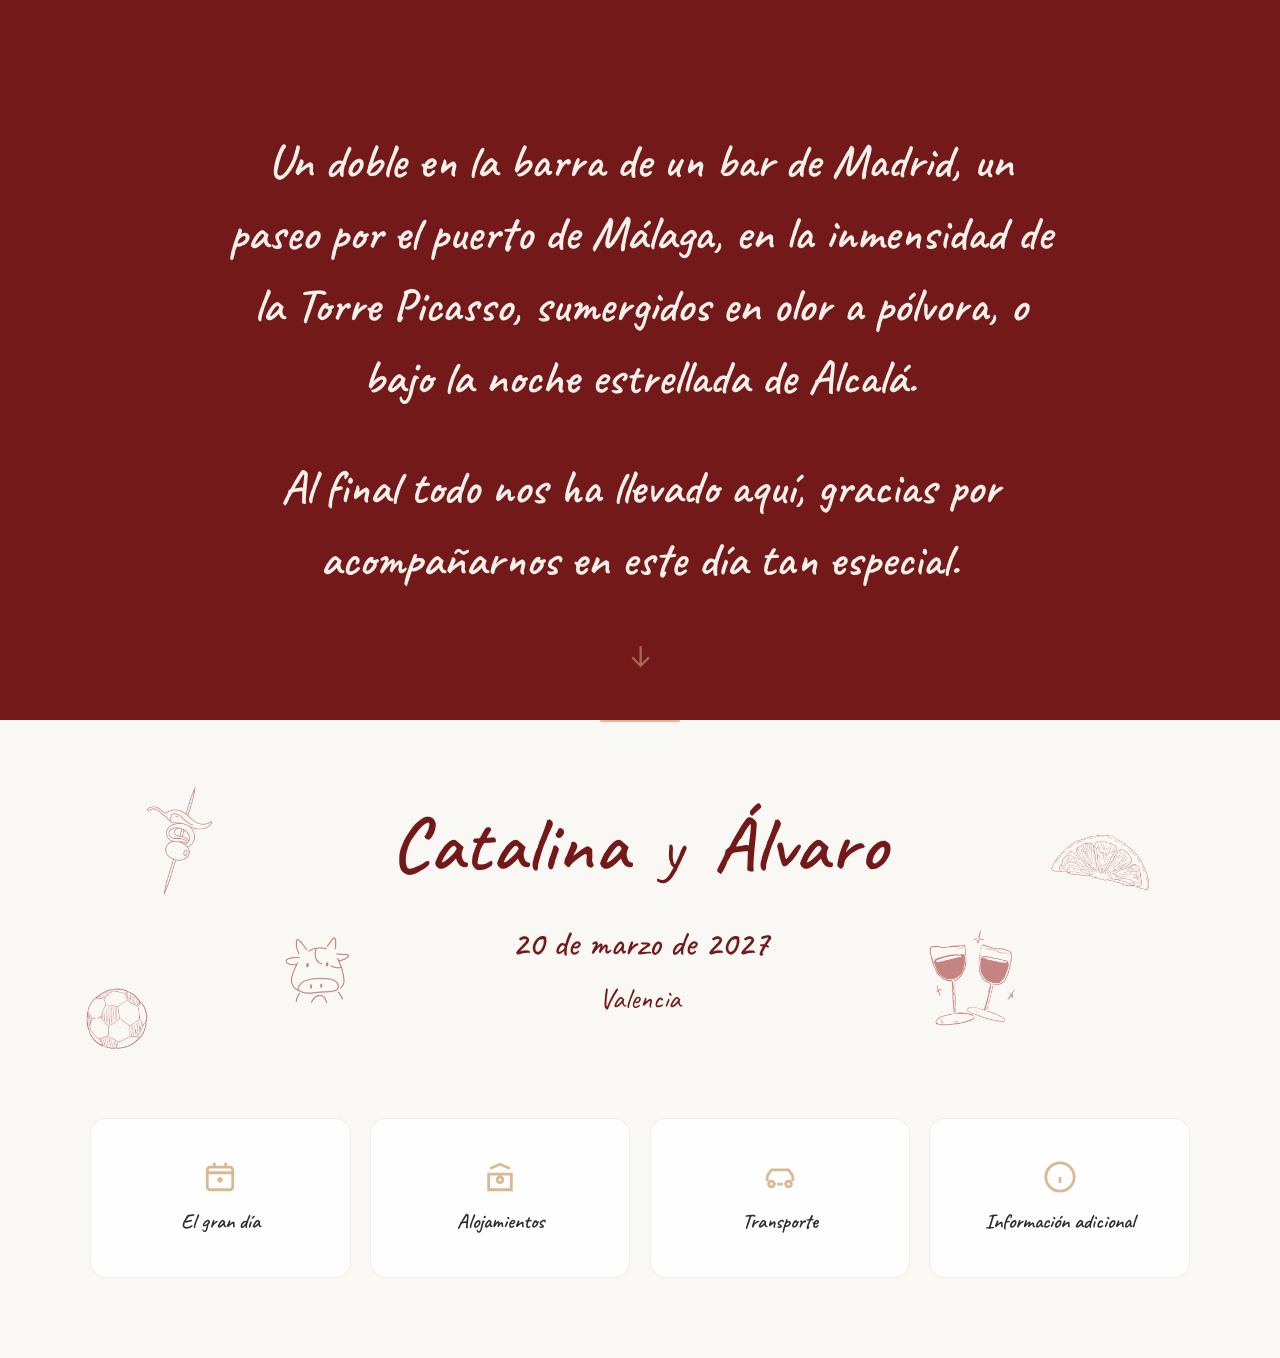
<file: index.html>
<!DOCTYPE html>
<html lang="es">
<head>
    <meta charset="UTF-8">
    <meta name="viewport" content="width=device-width, initial-scale=1.0">
    <title>Catalina y Álvaro — 20 de marzo de 2027</title>
    <link rel="preconnect" href="https://fonts.googleapis.com">
    <link rel="preconnect" href="https://fonts.gstatic.com" crossorigin>
    <link href="https://fonts.googleapis.com/css2?family=Caveat:wght@400;500;600;700&family=Cormorant+Garamond:ital,wght@0,300;0,400;0,500;1,300;1,400&family=Inter:wght@300;400;500&display=swap" rel="stylesheet">
    <link rel="stylesheet" href="styles.css">
</head>
<body>

    <section class="hero hero-invertido">
        <div class="hero-text">
            <p><span class="hero-line">Un doble en la barra de un bar de Madrid, un paseo por el puerto de Málaga, en la inmensidad de la Torre Picasso, sumergidos en olor a pólvora, o bajo la noche estrellada de Alcalá.</span><span class="hero-line">Al final todo nos ha llevado aquí, gracias por acompañarnos en este día tan especial.</span></p>
        </div>
        <div class="scroll-indicator">↓</div>
    </section>

    <section class="info-section">
        <img src="bola.png" class="decor decor-bola" alt="">
        <img src="copa.png" class="decor decor-copa" alt="">
        <img src="gilda.png" class="decor decor-gilda" alt="">
        <img src="naranja.png" class="decor decor-naranja" alt="">
        <img src="vaca.png" class="decor decor-vaca" alt="">
        <div class="info">
            <h1 class="names">Catalina <span class="y">y</span> Álvaro</h1>
            <p class="date"><span class="num">20</span> de marzo de <span class="num">2027</span></p>
            <p class="place">Valencia</p>
        </div>
    </section>

    <section class="menu-section">
        <nav class="menu">
            <a href="gran-dia.html" class="menu-item">
                <span class="menu-icon">
                    <svg viewBox="0 0 24 24" fill="none" stroke="currentColor" stroke-width="2"><path d="M8 2v3m8-3v3M3 9h18M5 21h14a2 2 0 002-2V7a2 2 0 00-2-2H5a2 2 0 00-2 2v12a2 2 0 002 2z"/><path d="M12 12v4m-2-2h4"/></svg>
                </span>
                <span class="menu-label">El gran día</span>
            </a>
            <a href="alojamientos.html" class="menu-item">
                <span class="menu-icon">
                    <svg viewBox="0 0 24 24" fill="none" stroke="currentColor" stroke-width="2"><path d="M3 21h18M3 10h18M5 6l7-3 7 3M4 10v11m16-11v11"/><circle cx="12" cy="14" r="2"/><path d="M12 10v2"/></svg>
                </span>
                <span class="menu-label">Alojamientos</span>
            </a>
            <a href="transporte.html" class="menu-item">
                <span class="menu-icon">
                    <svg viewBox="0 0 24 24" fill="none" stroke="currentColor" stroke-width="2"><circle cx="6" cy="17" r="2"/><circle cx="18" cy="17" r="2"/><path d="M14 17H10M3 11l3-4h12l3 4M3 11v4m18-4v4"/></svg>
                </span>
                <span class="menu-label">Transporte</span>
            </a>
            <a href="info-secundaria.html" class="menu-item">
                <span class="menu-icon">
                    <svg viewBox="0 0 24 24" fill="none" stroke="currentColor" stroke-width="2"><circle cx="12" cy="12" r="10"/><path d="M12 8v.01M12 12v4"/></svg>
                </span>
                <span class="menu-label">Información adicional</span>
            </a>
        </nav>
    </section>

</body>
</html>
</file>
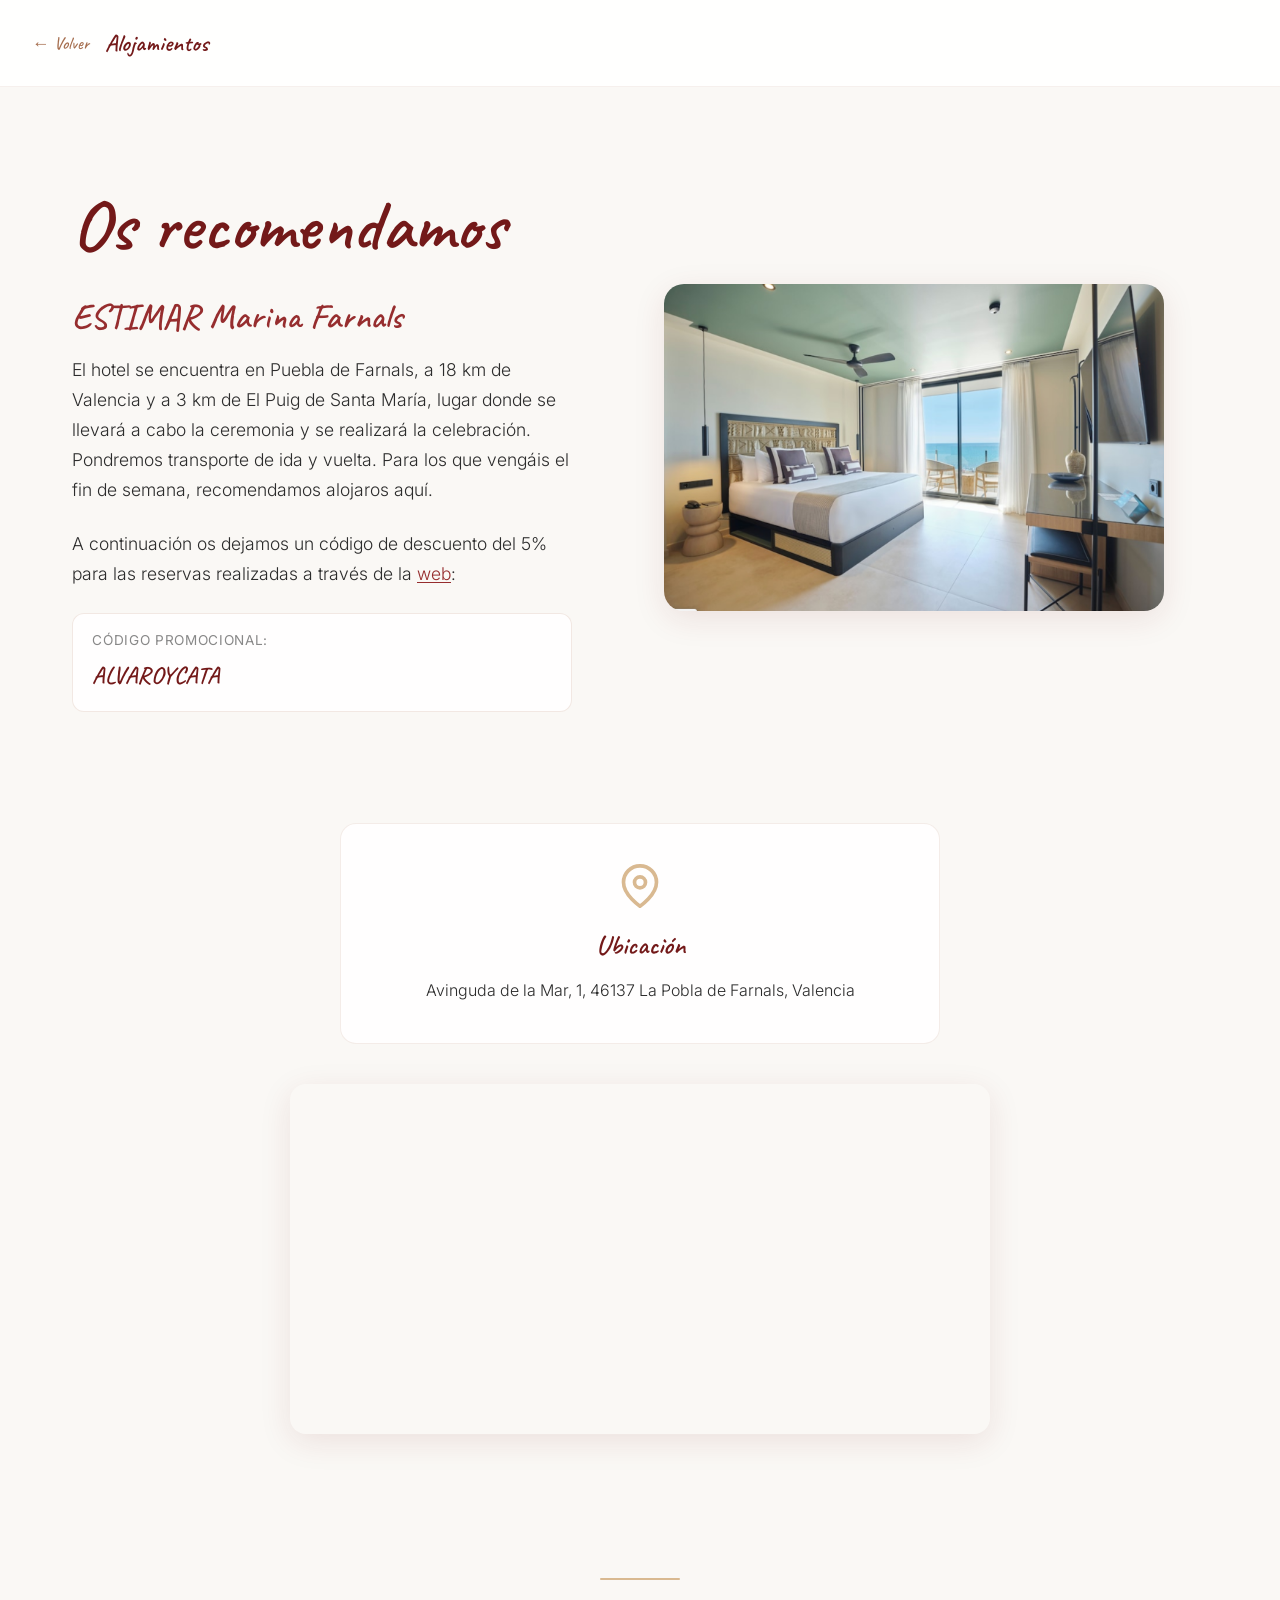
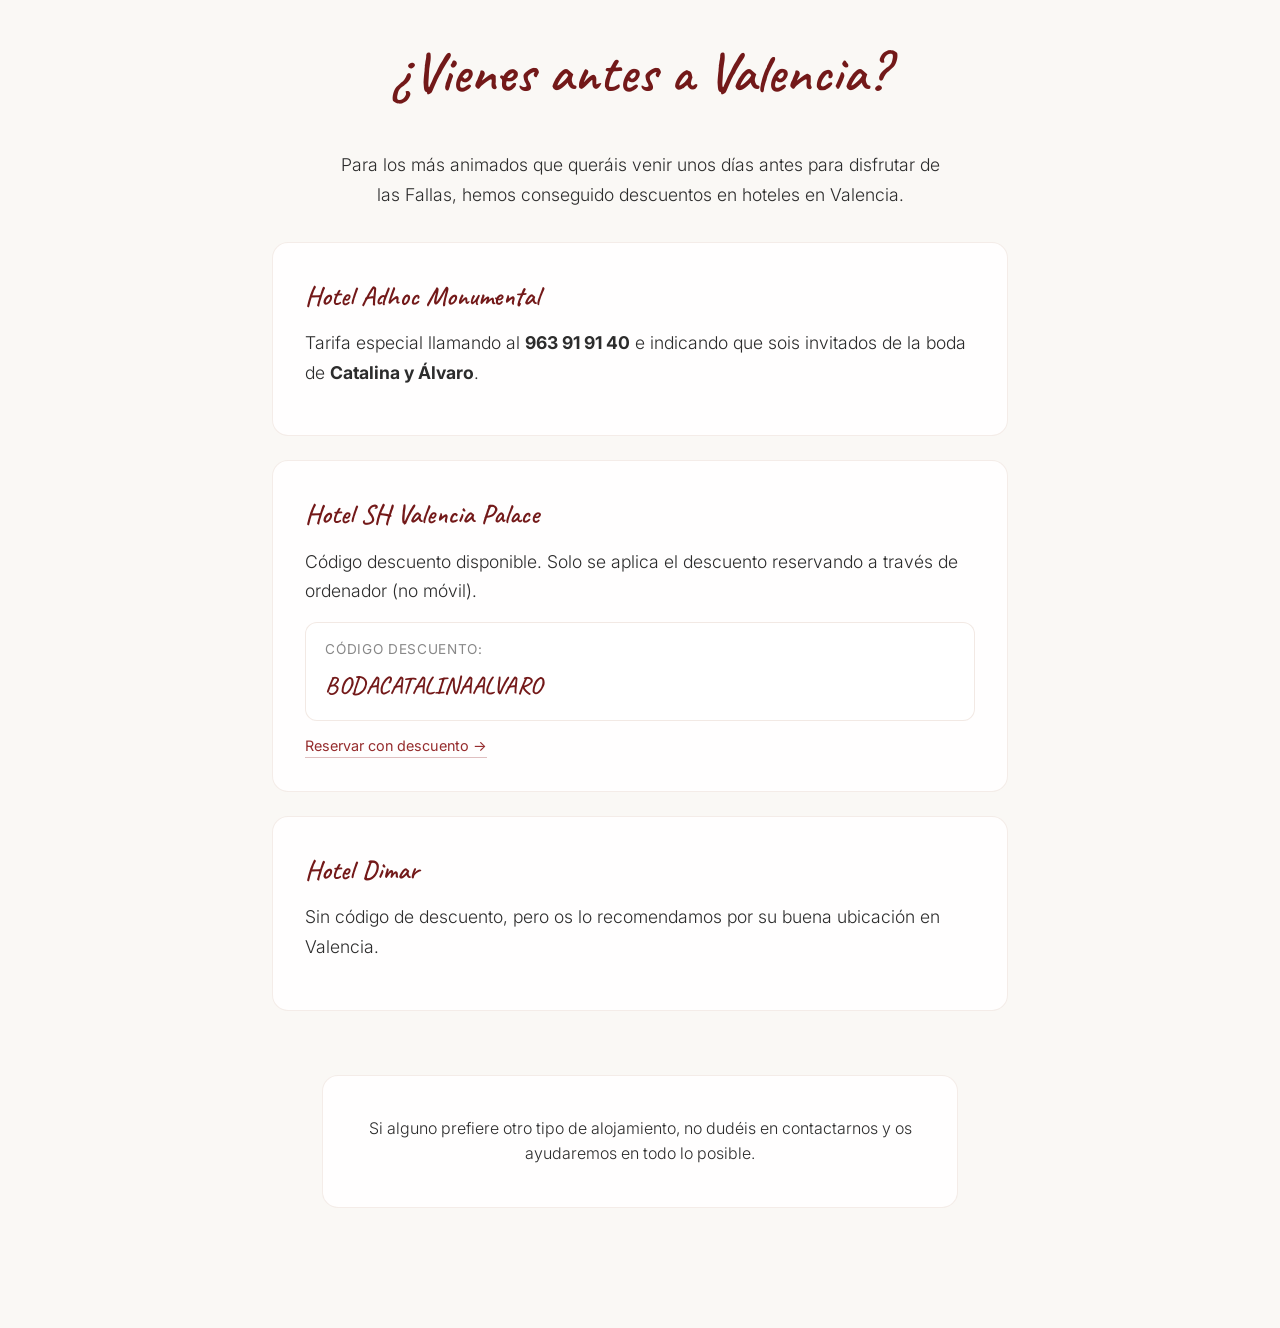
<file: alojamientos.html>
<!DOCTYPE html>
<html lang="es">
<head>
    <meta charset="UTF-8">
    <meta name="viewport" content="width=device-width, initial-scale=1.0">
    <title>Alojamientos — Catalina & Álvaro</title>
    <link rel="preconnect" href="https://fonts.googleapis.com">
    <link rel="preconnect" href="https://fonts.gstatic.com" crossorigin>
    <link href="https://fonts.googleapis.com/css2?family=Caveat:wght@400;500;600;700&family=Cormorant+Garamond:ital,wght@0,300;0,400;0,500;1,300;1,400&family=Inter:wght@300;400;500&display=swap" rel="stylesheet">
    <link rel="stylesheet" href="styles.css">
</head>
<body class="subpage">

    <header class="subpage-header">
        <a href="index.html" class="back-link">← Volver</a>
        <span class="subpage-title">Alojamientos</span>
    </header>

    <main>

        <section class="hero-split">
            <div class="hero-split-text">
                <h1 class="hero-split-title">Os recomendamos</h1>
                <h2 class="alojamientos-subtitle">ESTIMAR Marina Farnals</h2>
                <p class="alojamientos-desc">El hotel se encuentra en Puebla de Farnals, a 18 km de Valencia y a 3 km de El Puig de Santa María, lugar donde se llevará a cabo la ceremonia y se realizará la celebración. Pondremos transporte de ida y vuelta. Para los que vengáis el fin de semana, recomendamos alojaros aquí.</p>
                <p class="alojamientos-desc">A continuación os dejamos un código de descuento del 5% para las reservas realizadas a través de la <a href="https://estimarhotels.com/valencia/estimar-marina-farnals/" target="_blank" rel="noopener" style="color: #962D2E; text-decoration: underline; text-underline-offset: 2px;">web</a>:</p>
                <div class="alojamientos-codigo">
                    <span class="alojamientos-codigo-label">Código promocional:</span>
                    <span class="alojamientos-codigo-valor">ALVAROYCATA</span>
                </div>
            </div>
            <div class="hero-split-image">
                <img src="alojamientos-1.png" alt="ESTIMAR Marina Farnals">
            </div>
        </section>

        <section class="ubicacion-section">
            <div class="celebracion-card">
                <div class="celebracion-card-icon">
                    <svg viewBox="0 0 24 24" fill="none" stroke="currentColor" stroke-width="2" stroke-linecap="round" stroke-linejoin="round">
                        <path d="M21 10c0 7-9 13-9 13s-9-6-9-13a9 9 0 0 1 18 0z"/>
                        <circle cx="12" cy="10" r="3"/>
                    </svg>
                </div>
                <h3 class="celebracion-card-title">Ubicación</h3>
                <p class="celebracion-card-text">Avinguda de la Mar, 1, 46137 La Pobla de Farnals, Valencia</p>
            </div>
            <div class="map-container">
                <iframe
                    src="https://www.google.com/maps?q=39.56640,-0.28232&z=16&output=embed"
                    allowfullscreen=""
                    loading="lazy"
                    referrerpolicy="no-referrer-when-downgrade"
                    title="ESTIMAR Marina Farnals">
                </iframe>
            </div>
        </section>

        <!-- ====== FALLAS SECTION ====== -->

        <section class="fallas-section">
            <div class="celebracion-section">
                <h2 class="celebracion-title">¿Vienes antes a Valencia?</h2>
                <p class="alojamientos-desc" style="max-width: 600px; margin: 0 auto 1rem; text-align: center;">
                    Para los más animados que queráis venir unos días antes para disfrutar de las Fallas, hemos conseguido descuentos en hoteles en Valencia.
                </p>
            </div>
        </section>

        <!-- ====== HOTELES VALENCIA ====== -->

        <section class="hoteles-section">

            <div class="hotel-card">
                <h3 class="hotel-card-title">Hotel Adhoc Monumental</h3>
                <p class="alojamientos-desc">Tarifa especial llamando al <strong>963 91 91 40</strong> e indicando que sois invitados de la boda de <strong>Catalina y Álvaro</strong>.</p>
            </div>

            <div class="hotel-card">
                <h3 class="hotel-card-title">Hotel SH Valencia Palace</h3>
                <p class="alojamientos-desc">Código descuento disponible. Solo se aplica el descuento reservando a través de ordenador (no móvil).</p>
                <div class="alojamientos-codigo">
                    <span class="alojamientos-codigo-label">Código descuento:</span>
                    <span class="alojamientos-codigo-valor">BODACATALINAALVARO</span>
                </div>
                <a href="https://www.hotel-valencia-palace.com/es/?cp=BODACATALINAALVARO" target="_blank" rel="noopener" class="hotel-link">Reservar con descuento →</a>
            </div>

            <div class="hotel-card">
                <h3 class="hotel-card-title">Hotel Dimar</h3>
                <p class="alojamientos-desc">Sin código de descuento, pero os lo recomendamos por su buena ubicación en Valencia.</p>
            </div>

        </section>

        <!-- ====== CONTACT NOTE ====== -->

        <section class="contact-section">
            <div class="celebracion-card">
                <p class="celebracion-card-text">Si alguno prefiere otro tipo de alojamiento, no dudéis en contactarnos y os ayudaremos en todo lo posible.</p>
            </div>
        </section>

    </main>

</body>
</html>
</file>
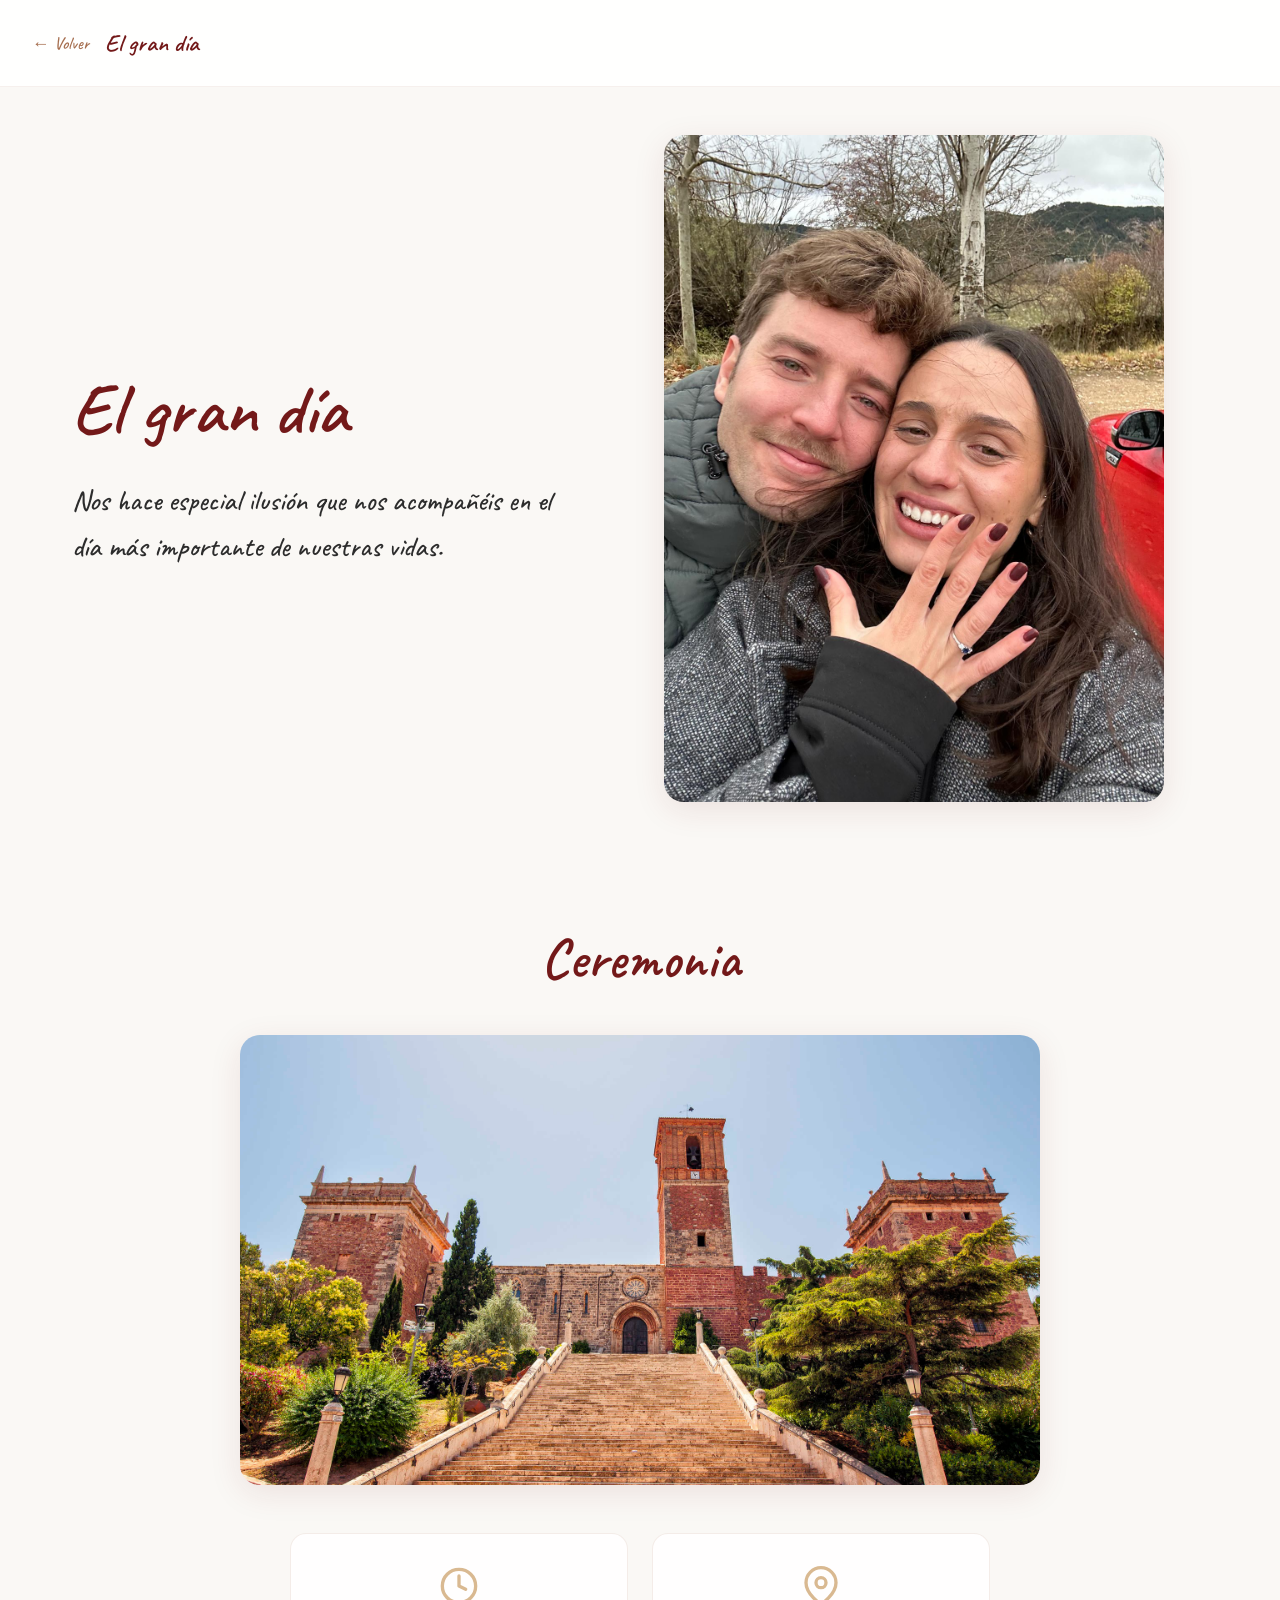
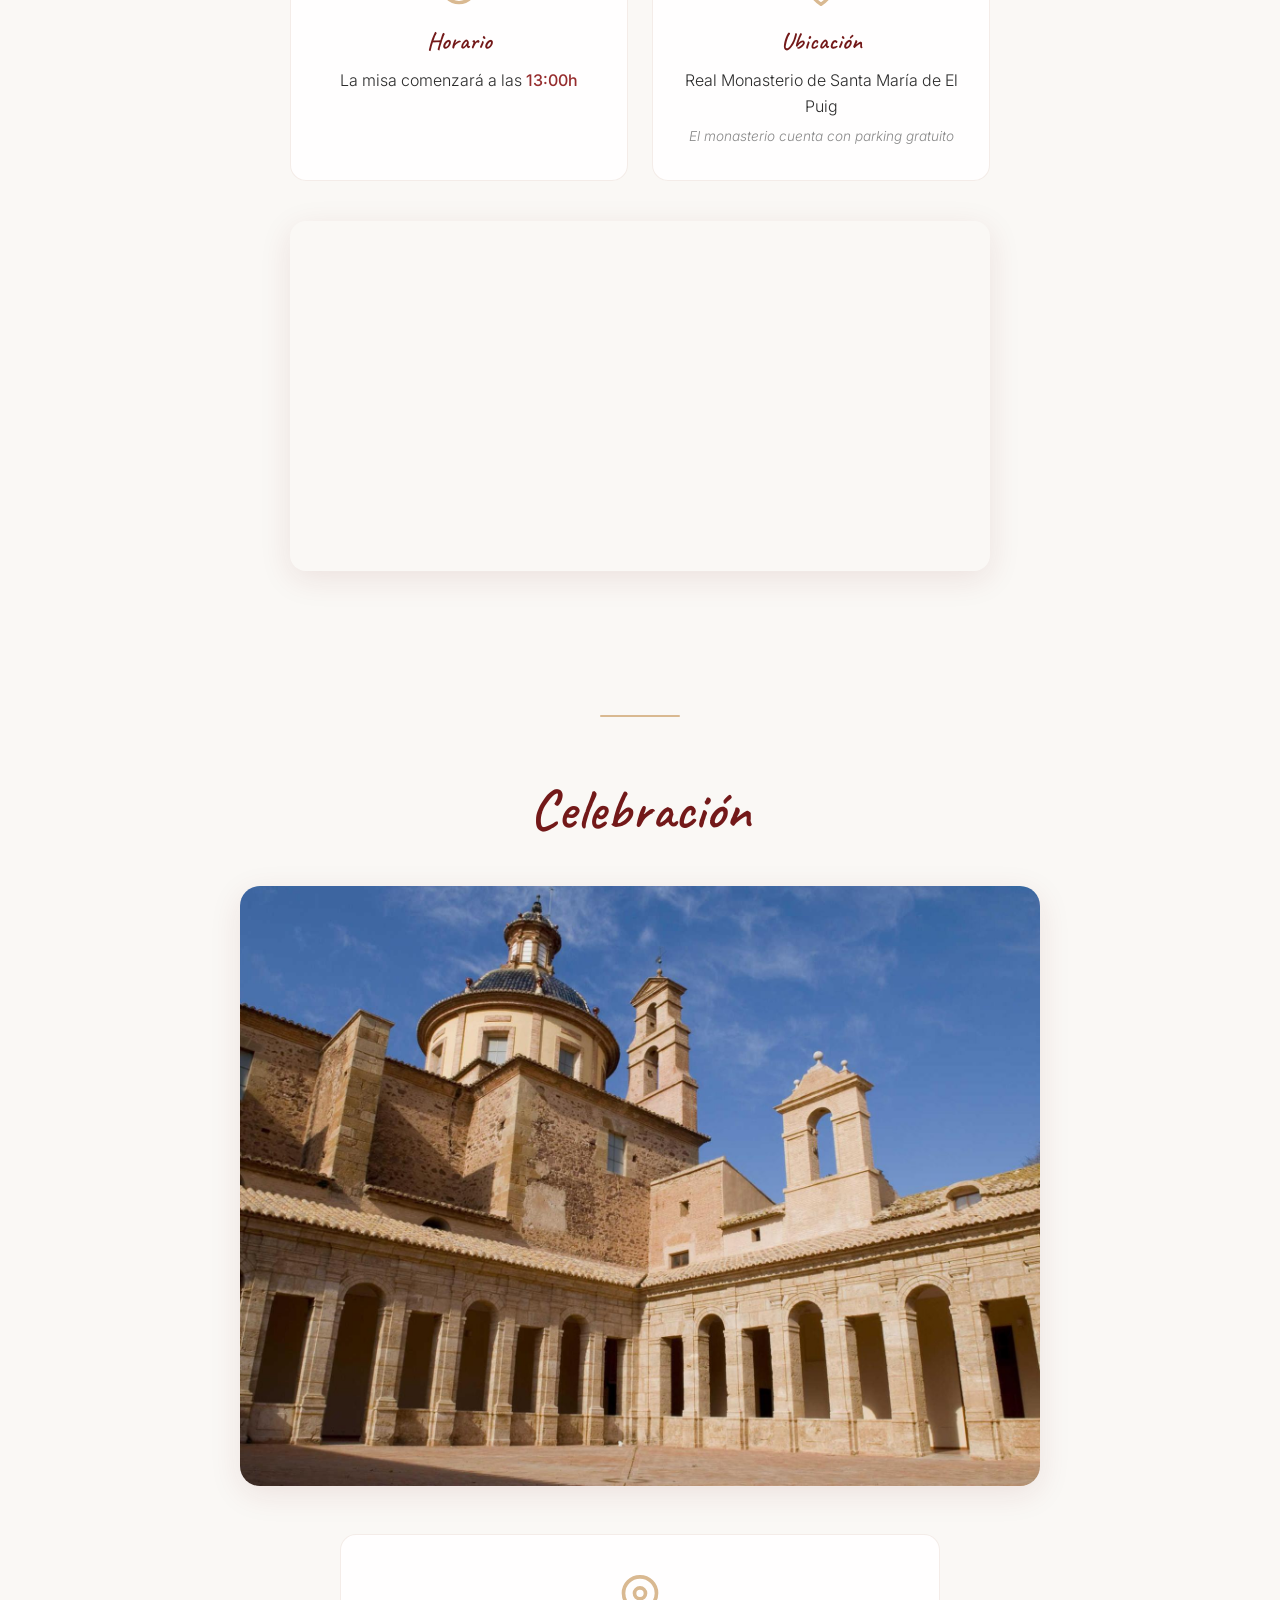
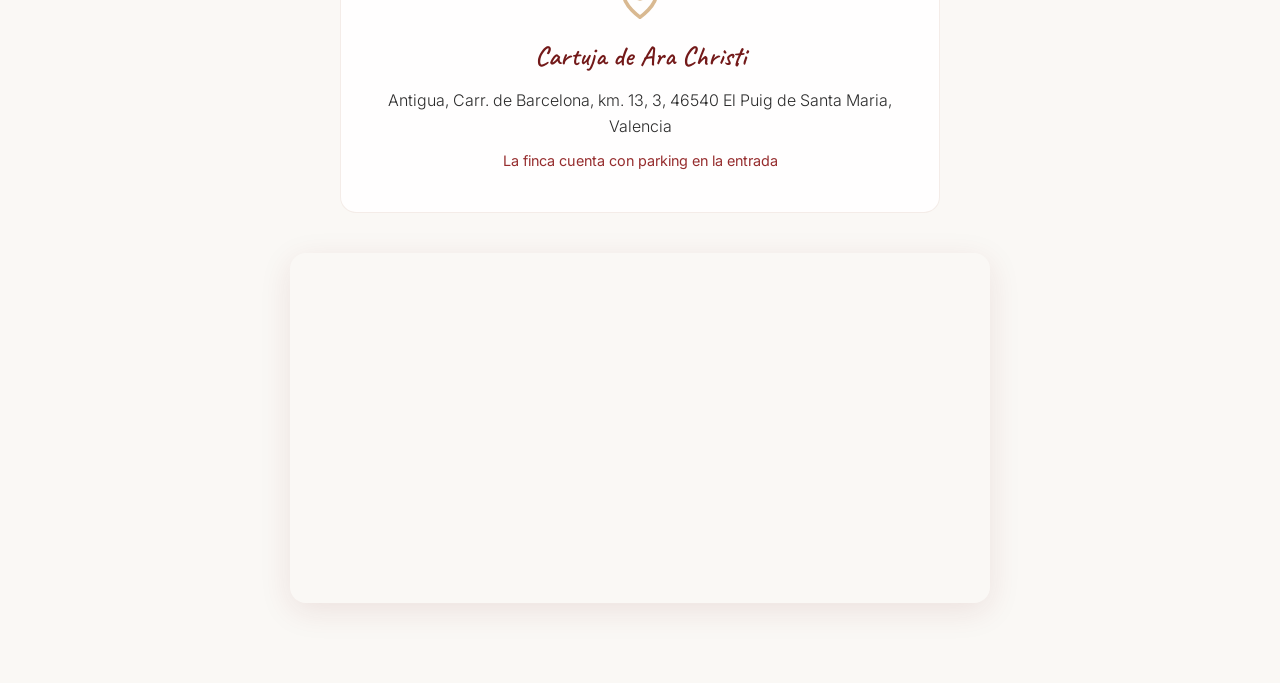
<file: gran-dia.html>
<!DOCTYPE html>
<html lang="es">
<head>
    <meta charset="UTF-8">
    <meta name="viewport" content="width=device-width, initial-scale=1.0">
    <title>El gran día — Catalina & Álvaro</title>
    <link rel="preconnect" href="https://fonts.googleapis.com">
    <link rel="preconnect" href="https://fonts.gstatic.com" crossorigin>
    <link href="https://fonts.googleapis.com/css2?family=Caveat:wght@400;500;600;700&family=Cormorant+Garamond:ital,wght@0,300;0,400;0,500;1,300;1,400&family=Inter:wght@300;400;500&display=swap" rel="stylesheet">
    <link rel="stylesheet" href="styles.css">
</head>
<body class="subpage">

    <header class="subpage-header">
        <a href="index.html" class="back-link">← Volver</a>
        <span class="subpage-title">El gran día</span>
    </header>

    <main>

        <section class="hero-split">
            <div class="hero-split-text">
                <h1 class="hero-split-title">El gran día</h1>
                <p class="hero-split-message">Nos hace especial ilusión que nos acompañéis en el día más importante de nuestras vidas.</p>
            </div>
            <div class="hero-split-image">
                <img src="gran-dia-1.jpeg" alt="El gran día">
            </div>
        </section>

        <section class="ceremonia-section">
            <h2 class="ceremonia-title">Ceremonia</h2>
            <div class="ceremonia-image">
                <img src="gran-dia-2.jpeg" alt="Ceremonia">
            </div>
            <div class="ceremonia-grid">
                <div class="ceremonia-card">
                    <div class="ceremonia-card-icon">
                        <svg viewBox="0 0 24 24" fill="none" stroke="currentColor" stroke-width="2" stroke-linecap="round" stroke-linejoin="round">
                            <circle cx="12" cy="12" r="10"/>
                            <polyline points="12 6 12 12 16 14"/>
                        </svg>
                    </div>
                    <h3 class="ceremonia-card-title">Horario</h3>
                    <p class="ceremonia-card-text">La misa comenzará a las <strong>13:00h</strong></p>
                </div>
                <div class="ceremonia-card">
                    <div class="ceremonia-card-icon">
                        <svg viewBox="0 0 24 24" fill="none" stroke="currentColor" stroke-width="2" stroke-linecap="round" stroke-linejoin="round">
                            <path d="M21 10c0 7-9 13-9 13s-9-6-9-13a9 9 0 0 1 18 0z"/>
                            <circle cx="12" cy="10" r="3"/>
                        </svg>
                    </div>
                    <h3 class="ceremonia-card-title">Ubicación</h3>
                    <p class="ceremonia-card-text">Real Monasterio de Santa María de El Puig<br><span class="ceremonia-note">El monasterio cuenta con parking gratuito</span></p>
                </div>
            </div>
            <div class="map-container">
                <iframe
                    src="https://www.google.com/maps/embed?pb=!1m18!1m12!1m3!1d0!2d-0.3057107!3d39.5889035!2m3!1f0!2f0!3f0!3m2!1i1024!2i768!4f13.1!3m3!1m2!1s0xd6040a1d0c0a503%3A0x1059dd5030acf73!2sReal+Monasterio+de+Santa+Mar%C3%ADa+de+El+Puig!5e0!3m2!1ses!2ses!4v1"
                    allowfullscreen=""
                    loading="lazy"
                    referrerpolicy="no-referrer-when-downgrade"
                    title="Real Monasterio de Santa María de El Puig">
                </iframe>
            </div>
        </section>

        <section class="celebracion-section">
            <h2 class="celebracion-title">Celebración</h2>
            <div class="celebracion-image">
                <img src="gran-dia-3.jpeg" alt="Celebración">
            </div>
            <div class="celebracion-card">
                <div class="celebracion-card-icon">
                    <svg viewBox="0 0 24 24" fill="none" stroke="currentColor" stroke-width="2" stroke-linecap="round" stroke-linejoin="round">
                        <path d="M21 10c0 7-9 13-9 13s-9-6-9-13a9 9 0 0 1 18 0z"/>
                        <circle cx="12" cy="10" r="3"/>
                    </svg>
                </div>
                <h3 class="celebracion-card-title">Cartuja de Ara Christi</h3>
                <p class="celebracion-card-text">Antigua, Carr. de Barcelona, km. 13, 3, 46540 El Puig de Santa Maria, Valencia</p>
                <p class="celebracion-note">La finca cuenta con parking en la entrada</p>
            </div>
            <div class="map-container">
                <iframe
                    src="https://www.google.com/maps?q=39.5946,-0.320606&z=16&output=embed"
                    allowfullscreen=""
                    loading="lazy"
                    referrerpolicy="no-referrer-when-downgrade"
                    title="Cartuja de Ara Christi">
                </iframe>
            </div>
        </section>

    </main>

</body>
</html>
</file>
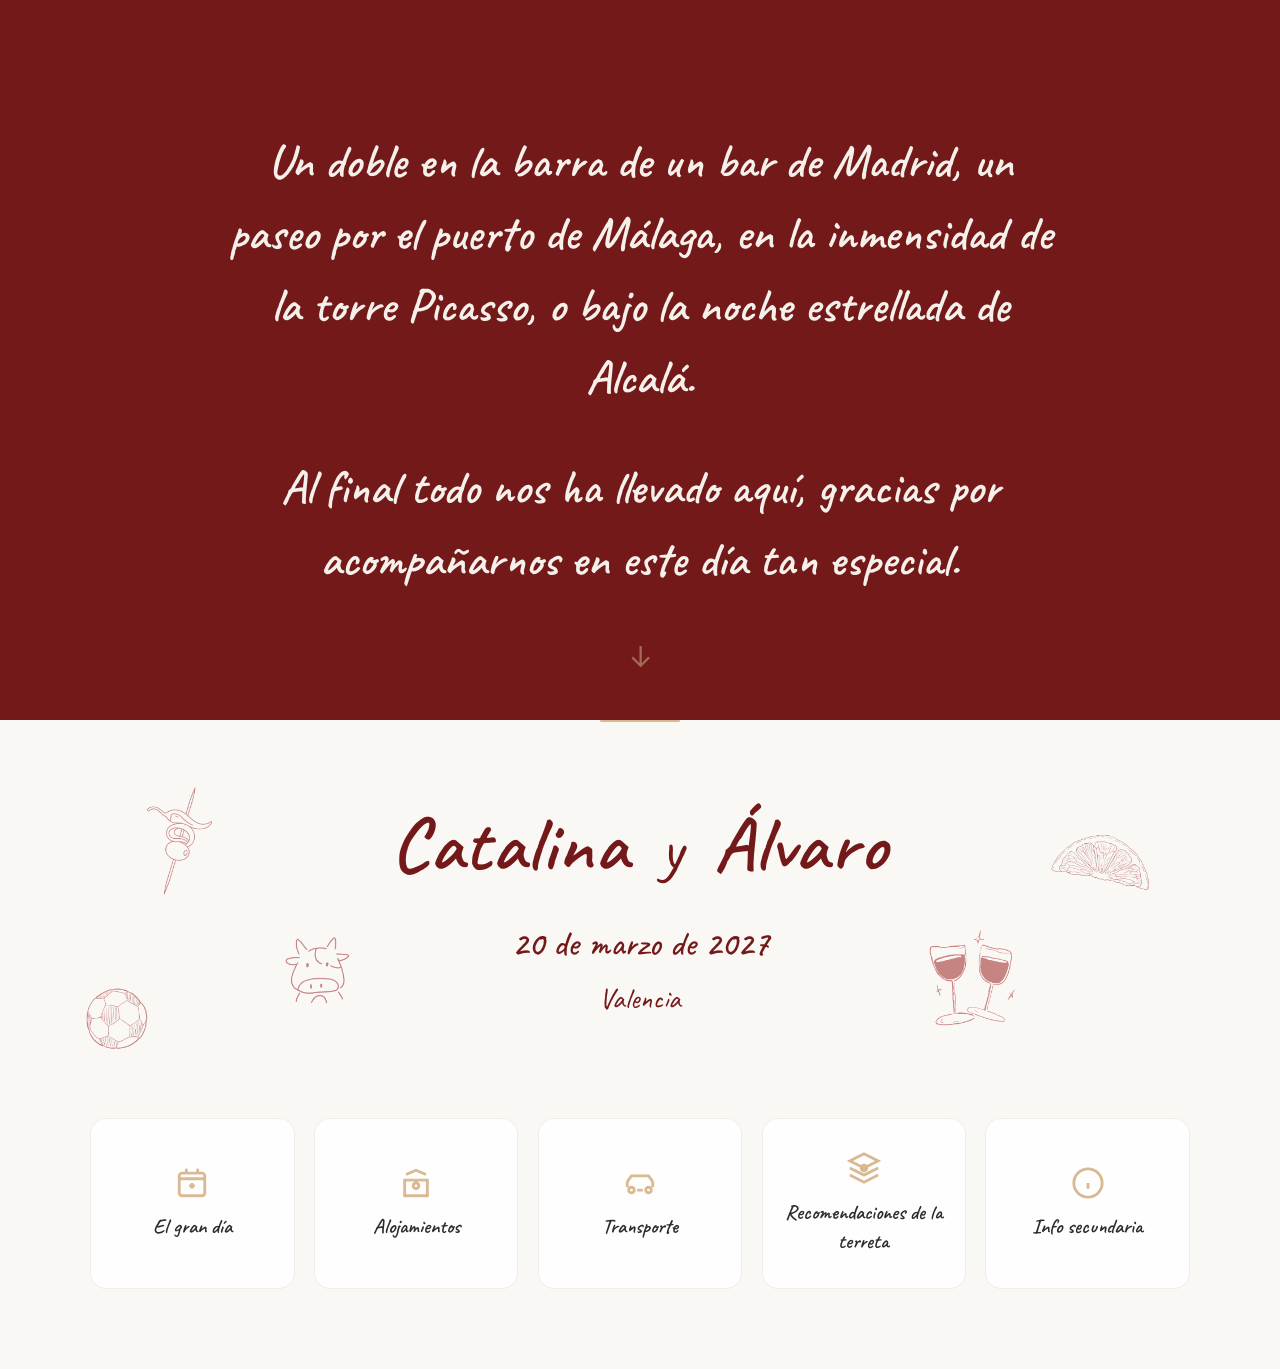
<file: index-invertido.html>
<!DOCTYPE html>
<html lang="es">
<head>
    <meta charset="UTF-8">
    <meta name="viewport" content="width=device-width, initial-scale=1.0">
    <title>Catalina y Álvaro — 20 de marzo de 2027</title>
    <link rel="preconnect" href="https://fonts.googleapis.com">
    <link rel="preconnect" href="https://fonts.gstatic.com" crossorigin>
    <link href="https://fonts.googleapis.com/css2?family=Caveat:wght@400;500;600;700&family=Cormorant+Garamond:ital,wght@0,300;0,400;0,500;1,300;1,400&family=Inter:wght@300;400;500&display=swap" rel="stylesheet">
    <link rel="stylesheet" href="styles.css">
</head>
<body>

    <section class="hero hero-invertido">
        <div class="hero-text">
            <p><span class="hero-line">Un doble en la barra de un bar de Madrid, un paseo por el puerto de Málaga, en la inmensidad de la torre Picasso, o bajo la noche estrellada de Alcalá.</span><span class="hero-line">Al final todo nos ha llevado aquí, gracias por acompañarnos en este día tan especial.</span></p>
        </div>
        <div class="scroll-indicator">↓</div>
    </section>

    <section class="info-section">
        <img src="bola.png" class="decor decor-bola" alt="">
        <img src="copa.png" class="decor decor-copa" alt="">
        <img src="gilda.png" class="decor decor-gilda" alt="">
        <img src="naranja.png" class="decor decor-naranja" alt="">
        <img src="vaca.png" class="decor decor-vaca" alt="">
        <div class="info">
            <h1 class="names">Catalina <span class="y">y</span> Álvaro</h1>
            <p class="date"><span class="num">20</span> de marzo de <span class="num">2027</span></p>
            <p class="place">Valencia</p>
        </div>
    </section>

    <section class="menu-section">
        <nav class="menu">
            <a href="gran-dia.html" class="menu-item">
                <span class="menu-icon">
                    <svg viewBox="0 0 24 24" fill="none" stroke="currentColor" stroke-width="2"><path d="M8 2v3m8-3v3M3 9h18M5 21h14a2 2 0 002-2V7a2 2 0 00-2-2H5a2 2 0 00-2 2v12a2 2 0 002 2z"/><path d="M12 12v4m-2-2h4"/></svg>
                </span>
                <span class="menu-label">El gran día</span>
            </a>
            <a href="alojamientos.html" class="menu-item">
                <span class="menu-icon">
                    <svg viewBox="0 0 24 24" fill="none" stroke="currentColor" stroke-width="2"><path d="M3 21h18M3 10h18M5 6l7-3 7 3M4 10v11m16-11v11"/><circle cx="12" cy="14" r="2"/><path d="M12 10v2"/></svg>
                </span>
                <span class="menu-label">Alojamientos</span>
            </a>
            <a href="transporte.html" class="menu-item">
                <span class="menu-icon">
                    <svg viewBox="0 0 24 24" fill="none" stroke="currentColor" stroke-width="2"><circle cx="6" cy="17" r="2"/><circle cx="18" cy="17" r="2"/><path d="M14 17H10M3 11l3-4h12l3 4M3 11v4m18-4v4"/></svg>
                </span>
                <span class="menu-label">Transporte</span>
            </a>
            <a href="terreta.html" class="menu-item">
                <span class="menu-icon">
                    <svg viewBox="0 0 24 24" fill="none" stroke="currentColor" stroke-width="2"><path d="M12 2L2 7l10 5 10-5L12 2z"/><path d="M2 12l10 5 10-5"/><path d="M2 17l10 5 10-5"/><circle cx="12" cy="12" r="2" fill="currentColor"/></svg>
                </span>
                <span class="menu-label">Recomendaciones de la terreta</span>
            </a>
            <a href="info-secundaria.html" class="menu-item">
                <span class="menu-icon">
                    <svg viewBox="0 0 24 24" fill="none" stroke="currentColor" stroke-width="2"><circle cx="12" cy="12" r="10"/><path d="M12 8v.01M12 12v4"/></svg>
                </span>
                <span class="menu-label">Info secundaria</span>
            </a>
        </nav>
    </section>

</body>
</html>
</file>
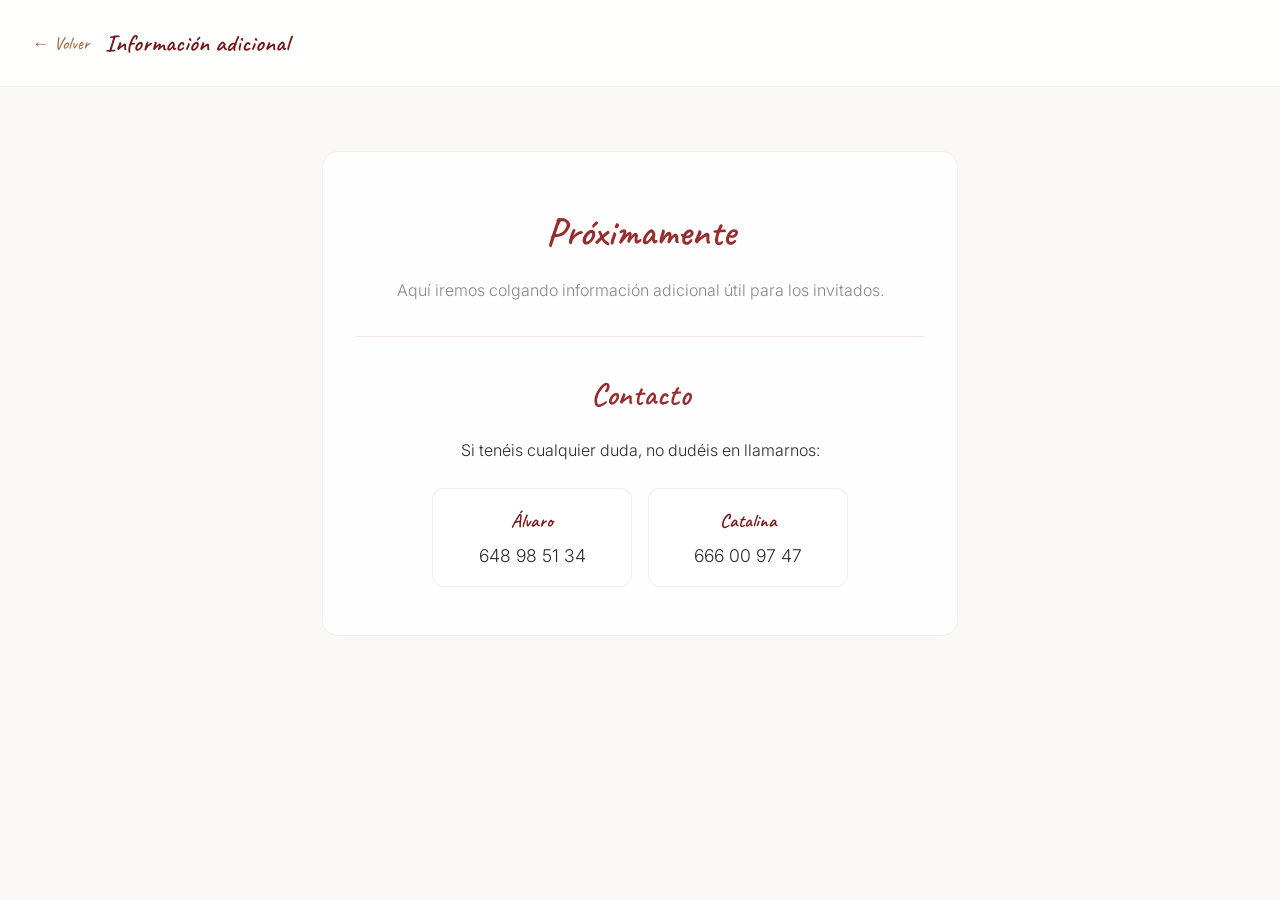
<file: info-secundaria.html>
<!DOCTYPE html>
<html lang="es">
<head>
    <meta charset="UTF-8">
    <meta name="viewport" content="width=device-width, initial-scale=1.0">
    <title>Información adicional — Catalina & Álvaro</title>
    <link rel="preconnect" href="https://fonts.googleapis.com">
    <link rel="preconnect" href="https://fonts.gstatic.com" crossorigin>
    <link href="https://fonts.googleapis.com/css2?family=Caveat:wght@400;500;600;700&family=Cormorant+Garamond:ital,wght@0,300;0,400;0,500;1,300;1,400&family=Inter:wght@300;400;500&display=swap" rel="stylesheet">
    <link rel="stylesheet" href="styles.css">
</head>
<body class="subpage">
    <header class="subpage-header">
        <a href="index.html" class="back-link">← Volver</a>
        <span class="subpage-title">Información adicional</span>
    </header>
    <main class="subpage-content">
        <div class="placeholder">
            <h2>Próximamente</h2>
            <p style="margin-bottom: 2rem;">Aquí iremos colgando información adicional útil para los invitados.</p>
            <hr style="border: none; border-top: 1px solid rgba(166,110,78,0.15); margin-bottom: 2rem;">
            <h2 style="font-family: 'Caveat', cursive; font-weight: 600; font-size: 2rem; color: #962D2E; margin-bottom: 1rem;">Contacto</h2>
            <p style="margin-bottom: 1.5rem; color: #2c2c2c;">Si tenéis cualquier duda, no dudéis en llamarnos:</p>
            <div style="display: flex; flex-direction: row; flex-wrap: wrap; gap: 1rem; justify-content: center;">
                <div style="background: rgba(255,255,255,0.85); border: 1px solid rgba(166,110,78,0.12); border-radius: 12px; padding: 1rem 2rem; min-width: 200px;">
                    <p style="font-family: 'Caveat', cursive; font-weight: 600; font-size: 1.2rem; color: #731919; margin-bottom: 0.3rem;">Álvaro</p>
                    <a href="tel:+34648985134" style="font-family: 'Inter', sans-serif; font-weight: 300; font-size: 1.1rem; color: #2c2c2c; text-decoration: none;">648 98 51 34</a>
                </div>
                <div style="background: rgba(255,255,255,0.85); border: 1px solid rgba(166,110,78,0.12); border-radius: 12px; padding: 1rem 2rem; min-width: 200px;">
                    <p style="font-family: 'Caveat', cursive; font-weight: 600; font-size: 1.2rem; color: #731919; margin-bottom: 0.3rem;">Catalina</p>
                    <a href="tel:+34666009747" style="font-family: 'Inter', sans-serif; font-weight: 300; font-size: 1.1rem; color: #2c2c2c; text-decoration: none;">666 00 97 47</a>
                </div>
            </div>
        </div>
    </main>
</body>
</html>
</file>
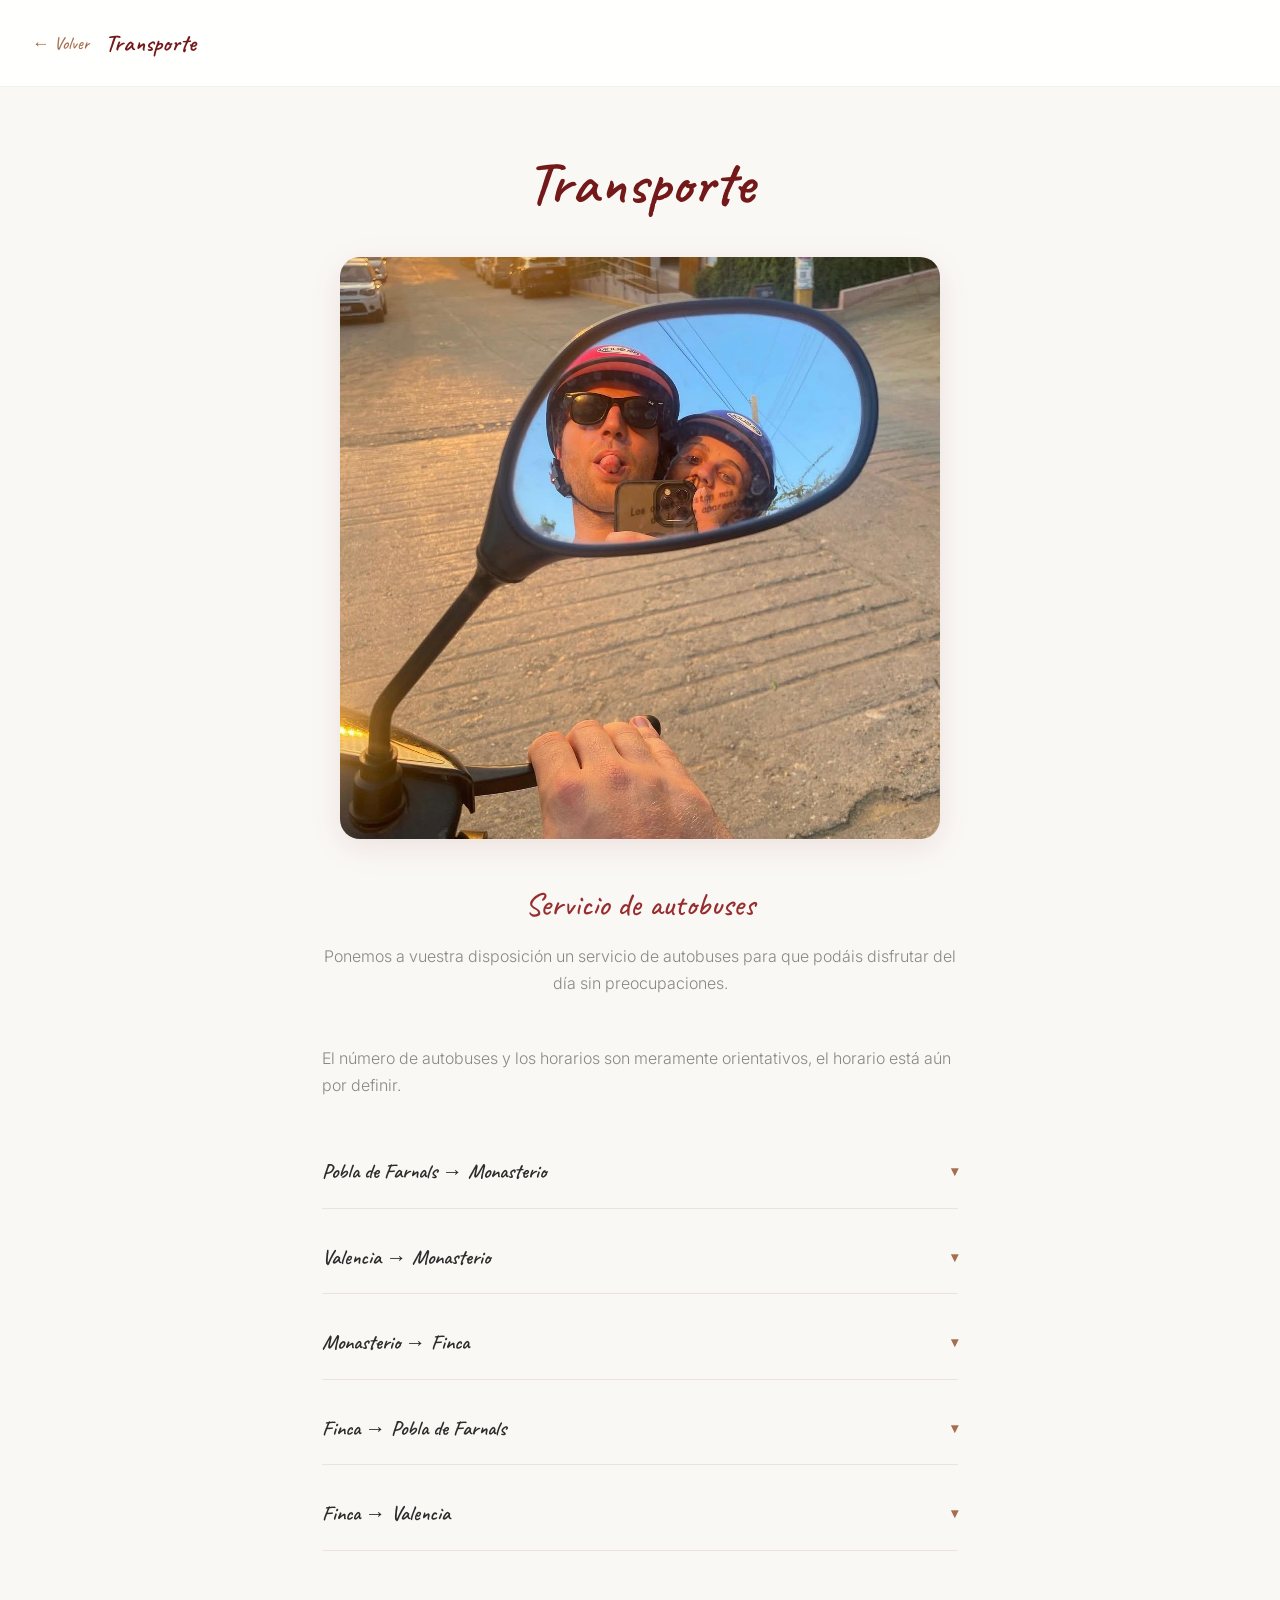
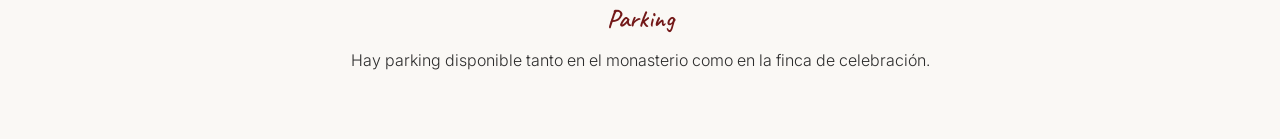
<file: transporte.html>
<!DOCTYPE html>
<html lang="es">
<head>
    <meta charset="UTF-8">
    <meta name="viewport" content="width=device-width, initial-scale=1.0">
    <title>Transporte — Catalina & Álvaro</title>
    <link rel="preconnect" href="https://fonts.googleapis.com">
    <link rel="preconnect" href="https://fonts.gstatic.com" crossorigin>
    <link href="https://fonts.googleapis.com/css2?family=Caveat:wght@400;500;600;700&family=Cormorant+Garamond:ital,wght@0,300;0,400;0,500;1,300;1,400&family=Inter:wght@300;400;500&display=swap" rel="stylesheet">
    <link rel="stylesheet" href="styles.css">
</head>
<body class="subpage">

    <header class="subpage-header">
        <a href="index.html" class="back-link">← Volver</a>
        <span class="subpage-title">Transporte</span>
    </header>

    <main>

        <section class="transporte-intro">
            <h1 class="transporte-title">Transporte</h1>
            <div class="transporte-image">
                <img src="transporte-1.jpeg" alt="Transporte">
            </div>
            <h2 class="transporte-subtitle">Servicio de autobuses</h2>
            <p class="transporte-desc">Ponemos a vuestra disposición un servicio de autobuses para que podáis disfrutar del día sin preocupaciones.</p>
        </section>

        <section class="transporte-rutas">

            <p class="transporte-desc" style="margin-bottom: 1.5rem;">El número de autobuses y los horarios son meramente orientativos, el horario está aún por definir.</p>

            <details class="transporte-dropdown">
                <summary class="transporte-dropdown-header">
                    <span>Pobla de Farnals → Monasterio</span>
                    <span class="transporte-dropdown-arrow">▾</span>
                </summary>
                <div class="transporte-dropdown-body">
                    <p class="transporte-parada"><strong>Salida:</strong> ESTIMAR Marina Farnals</p>
                    <ul class="transporte-horarios">
                        <li><span class="hora">12:00</span> — Ida al monasterio</li>
                    </ul>
                </div>
            </details>

            <details class="transporte-dropdown">
                <summary class="transporte-dropdown-header">
                    <span>Valencia → Monasterio</span>
                    <span class="transporte-dropdown-arrow">▾</span>
                </summary>
                <div class="transporte-dropdown-body">
                    <p class="transporte-parada"><strong>Puntos de recogida:</strong> Torres de Quart y Porta de la Mar</p>
                    <ul class="transporte-horarios">
                        <li><span class="hora">11:45</span> — Torres de Quart</li>
                        <li><span class="hora">12:00</span> — Porta de la Mar</li>
                    </ul>
                    <p class="transporte-parada">Los autobuses recogerán y dejarán desde las Torres de Quart y desde la Porta de la Mar.</p>
                </div>
            </details>

            <details class="transporte-dropdown">
                <summary class="transporte-dropdown-header">
                    <span>Monasterio → Finca</span>
                    <span class="transporte-dropdown-arrow">▾</span>
                </summary>
                <div class="transporte-dropdown-body">
                    <p class="transporte-parada"><strong>Traslado</strong> del monasterio al lugar de la celebración</p>
                    <ul class="transporte-horarios">
                        <li><span class="hora">14:00</span> — Salida hacia la finca</li>
                    </ul>
                </div>
            </details>

            <details class="transporte-dropdown">
                <summary class="transporte-dropdown-header">
                    <span>Finca → Pobla de Farnals</span>
                    <span class="transporte-dropdown-arrow">▾</span>
                </summary>
                <div class="transporte-dropdown-body">
                    <p class="transporte-parada"><strong>Vuelta</strong> al hotel ESTIMAR Marina Farnals</p>
                    <ul class="transporte-horarios">
                        <li><span class="hora">22:00</span> — Salida de la finca</li>
                        <li><span class="hora">00:00</span> — Salida de la finca</li>
                    </ul>
                </div>
            </details>

            <details class="transporte-dropdown">
                <summary class="transporte-dropdown-header">
                    <span>Finca → Valencia</span>
                    <span class="transporte-dropdown-arrow">▾</span>
                </summary>
                <div class="transporte-dropdown-body">
                    <p class="transporte-parada"><strong>Puntos de bajada:</strong> Porta de la Mar y Torres de Quart</p>
                    <ul class="transporte-horarios">
                        <li><span class="hora">22:00</span> — Salida de la finca</li>
                        <li><span class="hora">00:00</span> — Salida de la finca</li>
                    </ul>
                    <p class="transporte-parada">Los autobuses dejarán en las Torres de Quart y en la Porta de la Mar.</p>
                </div>
            </details>

        </section>

        <section class="transporte-info">
            <h3 class="transporte-info-title">Parking</h3>
            <p class="transporte-info-text">Hay parking disponible tanto en el monasterio como en la finca de celebración.</p>
        </section>

    </main>

</body>
</html>
</file>
<file: styles.css>
* {
    margin: 0;
    padding: 0;
    box-sizing: border-box;
}

body {
    font-family: 'Inter', sans-serif;
    background-color: #faf8f5;
    color: #2c2c2c;
    line-height: 1.6;
    -webkit-font-smoothing: antialiased;
    position: relative;
}

.decor {
    position: absolute;
    width: 104px;
    opacity: 0.5;
    pointer-events: none;
    z-index: 0;
}

.decor-copa {
    top: 55%;
    right: 20%;
}

.decor-naranja {
    top: 40%;
    right: 10%;
    transform: translateY(-50%);
}

.decor-gilda {
    top: 35%;
    left: 10%;
    transform: translateY(-50%);
}

.decor-bola {
    top: 65%;
    left: 5%;
}

.decor-vaca {
    bottom: 10%;
    left: 25%;
    transform: translateX(-50%);
}

/* ========== HERO ========== */

.hero {
    position: relative;
    height: 80vh;
    min-height: 500px;
    display: flex;
    align-items: center;
    justify-content: center;
    background-color: #faf8f5;
    background-image: url('high.png');
    background-size: cover;
    background-position: center;
    background-repeat: no-repeat;
    padding: 2rem;
    overflow: hidden;
}

.hero::before {
    content: '';
    position: absolute;
    top: 0;
    left: 0;
    width: 100%;
    height: 100%;
    background-image: url("data:image/svg+xml,%3Csvg viewBox='0 0 200 200' xmlns='http://www.w3.org/2000/svg'%3E%3Cfilter id='noise'%3E%3CfeTurbulence type='fractalNoise' baseFrequency='0.75' numOctaves='5' stitchTiles='stitch'/%3E%3C/filter%3E%3Crect width='100%25' height='100%25' filter='url(%23noise)' opacity='0.06'/%3E%3C/svg%3E");
    background-repeat: repeat;
    background-size: 200px 200px;
    pointer-events: none;
}

.hero-invertido {
    background-color: #731919;
    background-image: none;
}

.hero-invertido::before {
    opacity: 0.08;
}

.hero-invertido .hero-text p {
    color: #f5f0ea;
}

.hero-invertido .scroll-indicator {
    color: #D9B991;
}

.hero-text {
    position: relative;
    z-index: 1;
    max-width: 900px;
    text-align: center;
    padding: 3rem 2rem;
}

.hero-text p {
    font-family: 'Caveat', cursive;
    font-weight: 600;
    font-size: clamp(2rem, 5vw, 3rem);
    line-height: 1.5;
    color: #5a1b1c;
}

.hero-line {
    display: block;
}

.hero-line + .hero-line {
    margin-top: 0.8em;
}

.scroll-indicator {
    position: absolute;
    bottom: 2.5rem;
    left: 50%;
    transform: translateX(-50%);
    font-size: 1.8rem;
    color: #A66E4E;
    animation: bounce 2s infinite;
    opacity: 0.5;
    z-index: 1;
}

@keyframes bounce {
    0%, 100% { transform: translateX(-50%) translateY(0); }
    50% { transform: translateX(-50%) translateY(8px); }
}

/* ========== INFO SECTION ========== */

.info-section {
    background-color: #faf8f5;
    padding: 4rem 2rem 3rem;
    text-align: center;
    position: relative;
}

.info-section::before {
    content: '';
    position: absolute;
    top: 0;
    left: 50%;
    transform: translateX(-50%);
    width: 80px;
    height: 2px;
    background: #D9B991;
    border-radius: 1px;
}

.info {
    max-width: 700px;
    margin: 0 auto;
}

.names {
    font-family: 'Caveat', cursive;
    font-weight: 600;
    font-size: clamp(3rem, 7vw, 4.8rem);
    color: #731919;
    letter-spacing: 0.02em;
    margin-bottom: 0.6rem;
}

.names .y {
    font-weight: 400;
    color: #731919;
    font-size: 0.85em;
    padding: 0 0.15em;
}

.date {
    font-family: 'Caveat', cursive;
    font-weight: 500;
    font-size: clamp(1.6rem, 3.5vw, 2.2rem);
    color: #731919;
    margin-bottom: 0.2rem;
}

.date .num {
    font-weight: 600;
    color: #731919;
}

.place {
    font-family: 'Caveat', cursive;
    font-weight: 400;
    font-size: clamp(1.3rem, 3vw, 1.8rem);
    color: #731919;
}

/* ========== MENU SECTION ========== */

.menu-section {
    position: relative;
    background-color: #faf8f5;
    padding: 3rem 2rem 5rem;
}

.menu {
    display: grid;
    grid-template-columns: repeat(auto-fit, minmax(180px, 1fr));
    gap: 1.2rem;
    max-width: 1100px;
    margin: 0 auto;
}

.menu-item {
    display: flex;
    flex-direction: column;
    align-items: center;
    justify-content: center;
    gap: 0.8rem;
    padding: 2rem 1.2rem;
    background: rgba(255, 255, 255, 0.85);
    border-radius: 16px;
    text-decoration: none;
    color: #731919;
    border: 1px solid rgba(166, 110, 78, 0.12);
    transition: all 0.3s ease;
    position: relative;
    overflow: hidden;
    min-height: 160px;
    backdrop-filter: blur(2px);
}

.menu-item::before {
    content: '';
    position: absolute;
    top: 0;
    left: 0;
    width: 100%;
    height: 100%;
    background: linear-gradient(135deg, rgba(217, 185, 145, 0.08), rgba(150, 45, 46, 0.04));
    opacity: 0;
    transition: opacity 0.3s ease;
}

.menu-item:hover {
    transform: translateY(-3px) scale(1.01);
    box-shadow: 0 6px 24px rgba(115, 25, 25, 0.06);
    border-color: rgba(150, 45, 46, 0.2);
    background: rgba(255, 255, 255, 0.95);
}

.menu-item:hover::before {
    opacity: 1;
}

.menu-icon {
    width: 34px;
    height: 34px;
    color: #D9B991;
    transition: all 0.3s ease;
    position: relative;
    z-index: 1;
}

.menu-item:hover .menu-icon {
    color: #962D2E;
    transform: scale(1.1);
}

.menu-label {
    font-family: 'Caveat', cursive;
    font-weight: 600;
    font-size: 1.3rem;
    text-align: center;
    line-height: 1.4;
    color: #2c2c2c;
    transition: color 0.3s ease;
    position: relative;
    z-index: 1;
    display: inline-block;
}

.menu-label::after {
    content: '';
    position: absolute;
    bottom: -4px;
    left: 0;
    width: 0;
    height: 6px;
    background-image: url("data:image/svg+xml,%3Csvg viewBox='0 0 120 12' xmlns='http://www.w3.org/2000/svg'%3E%3Cpath d='M2 6 Q15 1 30 6 T58 6 T86 6 T114 6' stroke='%23962D2E' stroke-width='2' fill='none' stroke-linecap='round'/%3E%3C/svg%3E");
    background-repeat: no-repeat;
    background-size: contain;
    background-position: left center;
    transition: width 0.4s cubic-bezier(0.25, 0.46, 0.45, 0.94);
}

.menu-item:hover .menu-label {
    color: #731919;
}

.menu-item:hover .menu-label::after {
    width: 100%;
}

/* ========== SUBPAGES ========== */

.subpage {
    background-color: #faf8f5;
    min-height: 100vh;
}

.subpage-header {
    display: flex;
    align-items: center;
    gap: 1rem;
    padding: 1.5rem 2rem;
    background: rgba(255, 255, 255, 0.9);
    backdrop-filter: blur(4px);
    border-bottom: 1px solid rgba(166, 110, 78, 0.1);
    position: sticky;
    top: 0;
    z-index: 10;
}

.back-link {
    font-family: 'Caveat', cursive;
    font-weight: 500;
    font-size: 1.1rem;
    color: #A66E4E;
    text-decoration: none;
    transition: color 0.3s ease;
    white-space: nowrap;
}

.back-link:hover {
    color: #962D2E;
}

.subpage-title {
    font-family: 'Caveat', cursive;
    font-weight: 600;
    font-size: 1.5rem;
    color: #731919;
}

.subpage-content {
    max-width: 700px;
    margin: 0 auto;
    padding: 4rem 2rem;
}

.placeholder {
    text-align: center;
    padding: 3rem 2rem;
    background: rgba(255, 255, 255, 0.85);
    border: 1px solid rgba(166, 110, 78, 0.1);
    border-radius: 16px;
}

.placeholder h2 {
    font-family: 'Caveat', cursive;
    font-weight: 600;
    font-size: 2.5rem;
    color: #962D2E;
    margin-bottom: 0.8rem;
}

.placeholder p {
    font-family: 'Inter', sans-serif;
    font-weight: 300;
    font-size: 1rem;
    color: #888;
    line-height: 1.7;
}

/* ========== HERO SPLIT (GRAN DÍA) ========== */

.hero-split {
    display: flex;
    align-items: center;
    min-height: 80vh;
    max-width: 1200px;
    margin: 0 auto;
    padding: 3rem 2rem;
    gap: 3rem;
}

.hero-split-text {
    flex: 1;
    max-width: 500px;
}

.hero-split-title {
    font-family: 'Caveat', cursive;
    font-weight: 600;
    font-size: clamp(3rem, 6vw, 4.5rem);
    color: #731919;
    margin-bottom: 1.5rem;
    line-height: 1.2;
}

.hero-split-message {
    font-family: 'Caveat', cursive;
    font-weight: 500;
    font-size: clamp(1.4rem, 2.5vw, 1.8rem);
    color: #2c2c2c;
    line-height: 1.6;
}

.hero-split-image {
    flex: 1;
    display: flex;
    justify-content: center;
    align-items: center;
}

.hero-split-image img {
    width: 100%;
    max-width: 500px;
    height: auto;
    border-radius: 20px;
    box-shadow: 0 8px 32px rgba(115, 25, 25, 0.1);
}

/* ========== ALOJAMIENTOS ========== */

.alojamientos-subtitle {
    font-family: 'Caveat', cursive;
    font-weight: 600;
    font-size: clamp(1.8rem, 3.5vw, 2.2rem);
    color: #962D2E;
    margin-bottom: 1rem;
    line-height: 1.3;
}

.alojamientos-desc {
    font-family: 'Inter', sans-serif;
    font-weight: 300;
    font-size: clamp(0.95rem, 1.5vw, 1.1rem);
    color: #2c2c2c;
    line-height: 1.7;
    margin-bottom: 1.5rem;
}

.alojamientos-codigo {
    display: flex;
    flex-direction: column;
    align-items: flex-start;
    gap: 0.3rem;
    padding: 1rem 1.2rem;
    background: rgba(255, 255, 255, 0.85);
    border: 1px solid rgba(166, 110, 78, 0.15);
    border-radius: 12px;
}

.alojamientos-codigo-label {
    font-family: 'Inter', sans-serif;
    font-weight: 400;
    font-size: 0.85rem;
    color: #888;
    text-transform: uppercase;
    letter-spacing: 0.05em;
}

.alojamientos-codigo-valor {
    font-family: 'Caveat', cursive;
    font-weight: 600;
    font-size: 1.5rem;
    color: #731919;
    letter-spacing: 0.02em;
}

/* ========== CEREMONIA ========== */

.ceremonia-section {
    max-width: 900px;
    margin: 0 auto;
    padding: 4rem 2rem 5rem;
    text-align: center;
}

.ceremonia-image {
    margin-bottom: 2.5rem;
}

.ceremonia-image img {
    width: 100%;
    max-width: 800px;
    height: auto;
    border-radius: 20px;
    box-shadow: 0 8px 32px rgba(115, 25, 25, 0.1);
    object-fit: cover;
    aspect-ratio: 16 / 9;
}

.ceremonia-title {
    font-family: 'Caveat', cursive;
    font-weight: 600;
    font-size: clamp(2.5rem, 5vw, 3.5rem);
    color: #731919;
    margin-bottom: 2rem;
}

.ceremonia-grid {
    display: grid;
    grid-template-columns: 1fr 1fr;
    gap: 1.5rem;
    max-width: 700px;
    margin: 0 auto 2.5rem;
}

.ceremonia-card {
    background: rgba(255, 255, 255, 0.85);
    border: 1px solid rgba(166, 110, 78, 0.12);
    border-radius: 16px;
    padding: 2rem 1.5rem;
    text-align: center;
    transition: all 0.3s ease;
}

.ceremonia-card:hover {
    transform: translateY(-3px);
    box-shadow: 0 6px 24px rgba(115, 25, 25, 0.06);
    border-color: rgba(150, 45, 46, 0.2);
    background: rgba(255, 255, 255, 0.95);
}

.ceremonia-card-icon {
    width: 40px;
    height: 40px;
    color: #D9B991;
    margin: 0 auto 1rem;
    transition: color 0.3s ease;
}

.ceremonia-card:hover .ceremonia-card-icon {
    color: #962D2E;
}

.ceremonia-card-title {
    font-family: 'Caveat', cursive;
    font-weight: 600;
    font-size: 1.5rem;
    color: #731919;
    margin-bottom: 0.5rem;
}

.ceremonia-card-text {
    font-family: 'Inter', sans-serif;
    font-weight: 300;
    font-size: 1rem;
    color: #2c2c2c;
    line-height: 1.6;
}

.ceremonia-card-text strong {
    font-weight: 500;
    color: #962D2E;
}

.ceremonia-note {
    display: block;
    margin-top: 0.4rem;
    font-size: 0.85rem;
    color: #888;
    font-style: italic;
}

/* ========== CELEBRACIÓN ========== */

.celebracion-section {
    max-width: 900px;
    margin: 0 auto;
    padding: 4rem 2rem 5rem;
    text-align: center;
}

.celebracion-section::before {
    content: '';
    display: block;
    width: 80px;
    height: 2px;
    background: #D9B991;
    border-radius: 1px;
    margin: 0 auto 3rem;
}

.celebracion-image {
    margin-bottom: 2.5rem;
}

.celebracion-image img {
    width: 100%;
    max-width: 800px;
    height: auto;
    border-radius: 20px;
    box-shadow: 0 8px 32px rgba(115, 25, 25, 0.1);
}

.celebracion-title {
    font-family: 'Caveat', cursive;
    font-weight: 600;
    font-size: clamp(2.5rem, 5vw, 3.5rem);
    color: #731919;
    margin-bottom: 2rem;
}

.celebracion-card {
    max-width: 600px;
    margin: 0 auto 2.5rem;
    background: rgba(255, 255, 255, 0.85);
    border: 1px solid rgba(166, 110, 78, 0.12);
    border-radius: 16px;
    padding: 2.5rem 2rem;
    text-align: center;
    transition: all 0.3s ease;
}

.celebracion-card:hover {
    transform: translateY(-3px);
    box-shadow: 0 6px 24px rgba(115, 25, 25, 0.06);
    border-color: rgba(150, 45, 46, 0.2);
    background: rgba(255, 255, 255, 0.95);
}

.celebracion-card-icon {
    width: 44px;
    height: 44px;
    color: #D9B991;
    margin: 0 auto 1rem;
    transition: color 0.3s ease;
}

.celebracion-card:hover .celebracion-card-icon {
    color: #962D2E;
}

.celebracion-card-title {
    font-family: 'Caveat', cursive;
    font-weight: 600;
    font-size: 1.7rem;
    color: #731919;
    margin-bottom: 0.6rem;
}

.celebracion-card-text {
    font-family: 'Inter', sans-serif;
    font-weight: 300;
    font-size: 1rem;
    color: #2c2c2c;
    line-height: 1.6;
}

.celebracion-note {
    display: block;
    margin-top: 0.6rem;
    font-family: 'Inter', sans-serif;
    font-weight: 400;
    font-size: 0.9rem;
    color: #962D2E;
}

/* ========== UBICACIÓN (ALOJAMIENTOS) ========== */

.ubicacion-section {
    max-width: 900px;
    margin: 0 auto;
    padding: 1rem 2rem 5rem;
    text-align: center;
}

/* ========== MAPA ========== */

.map-container {
    max-width: 700px;
    margin: 0 auto;
    border-radius: 16px;
    overflow: hidden;
    box-shadow: 0 8px 32px rgba(115, 25, 25, 0.1);
}

.map-container iframe {
    width: 100%;
    height: 350px;
    border: 0;
    display: block;
}

/* ========== TRANSPORTE ========== */

.transporte-intro {
    max-width: 700px;
    margin: 0 auto;
    padding: 3rem 2rem 1rem;
    text-align: center;
}

.transporte-image {
    margin: 1.5rem 0 2rem;
}

.transporte-image img {
    width: 100%;
    max-width: 600px;
    height: auto;
    border-radius: 20px;
    box-shadow: 0 8px 32px rgba(115, 25, 25, 0.1);
}

.transporte-title {
    font-family: 'Caveat', cursive;
    font-weight: 600;
    font-size: clamp(2.8rem, 5vw, 3.8rem);
    color: #731919;
    margin-bottom: 0.5rem;
}

.transporte-subtitle {
    font-family: 'Caveat', cursive;
    font-weight: 500;
    font-size: clamp(1.6rem, 3vw, 2rem);
    color: #962D2E;
    margin-bottom: 0.8rem;
}

.transporte-desc {
    font-family: 'Inter', sans-serif;
    font-weight: 300;
    font-size: 1rem;
    color: #888;
    line-height: 1.7;
}

.transporte-rutas {
    max-width: 700px;
    margin: 0 auto;
    padding: 2rem 2rem 3rem;
    display: flex;
    flex-direction: column;
    gap: 0.8rem;
}

.transporte-dropdown {
    border-bottom: 1px solid rgba(166, 110, 78, 0.15);
}

.transporte-dropdown:first-child {
    border-top: 1px solid rgba(166, 110, 78, 0.15);
}

.transporte-dropdown-header {
    display: flex;
    align-items: center;
    justify-content: space-between;
    padding: 1.2rem 0;
    cursor: pointer;
    list-style: none;
    font-family: 'Caveat', cursive;
    font-weight: 600;
    font-size: 1.3rem;
    color: #2c2c2c;
    user-select: none;
}

.transporte-dropdown-header::-webkit-details-marker {
    display: none;
}

.transporte-dropdown-arrow {
    font-size: 0.9rem;
    color: #A66E4E;
    transition: transform 0.3s ease;
}

.transporte-dropdown[open] .transporte-dropdown-arrow {
    transform: rotate(180deg);
}

.transporte-dropdown-body {
    padding: 0 1.5rem 1.2rem;
}

.transporte-parada {
    font-family: 'Inter', sans-serif;
    font-weight: 300;
    font-size: 0.95rem;
    color: #2c2c2c;
    line-height: 1.6;
    margin-bottom: 0.6rem;
}

.transporte-parada-label {
    font-family: 'Inter', sans-serif;
    font-weight: 500;
    font-size: 0.85rem;
    color: #962D2E;
    margin-top: 0.8rem;
    margin-bottom: 0.3rem;
}

.transporte-parada-label:first-of-type {
    margin-top: 0;
}

.transporte-horarios {
    list-style: none;
    padding: 0;
    margin: 0 0 0.8rem;
    display: flex;
    flex-direction: column;
    gap: 0.3rem;
}

.transporte-horarios li {
    font-family: 'Inter', sans-serif;
    font-weight: 300;
    font-size: 0.95rem;
    color: #2c2c2c;
    padding: 0.3rem 0;
}

.hora {
    font-weight: 500;
    color: #731919;
    display: inline-block;
    min-width: 4.5rem;
}

.transporte-info {
    max-width: 700px;
    margin: 0 auto;
    padding: 0 2rem 4rem;
    text-align: center;
}

.transporte-info-title {
    font-family: 'Caveat', cursive;
    font-weight: 600;
    font-size: 1.6rem;
    color: #731919;
    margin-bottom: 0.5rem;
}

.transporte-info-text {
    font-family: 'Inter', sans-serif;
    font-weight: 300;
    font-size: 1rem;
    color: #2c2c2c;
    line-height: 1.7;
}

/* ========== FALLAS SECTION ========== */

.fallas-section .celebracion-section {
    padding-bottom: 1rem;
}

/* ========== HOTELES LIST ========== */

.hoteles-section {
    max-width: 800px;
    margin: 0 auto;
    padding: 0 2rem 4rem;
    display: flex;
    flex-direction: column;
    gap: 1.5rem;
}

.hotel-card {
    background: rgba(255, 255, 255, 0.85);
    border: 1px solid rgba(166, 110, 78, 0.12);
    border-radius: 16px;
    padding: 2rem;
    transition: all 0.3s ease;
}

.hotel-card:hover {
    transform: translateY(-3px);
    box-shadow: 0 6px 24px rgba(115, 25, 25, 0.06);
    border-color: rgba(150, 45, 46, 0.2);
    background: rgba(255, 255, 255, 0.95);
}

.hotel-card-title {
    font-family: 'Caveat', cursive;
    font-weight: 600;
    font-size: 1.7rem;
    color: #731919;
    margin-bottom: 0.6rem;
}

.hotel-card .alojamientos-desc {
    margin-bottom: 1rem;
}

.hotel-card .alojamientos-codigo {
    margin-top: 0;
}

.hotel-link {
    display: inline-block;
    margin-top: 0.8rem;
    font-family: 'Inter', sans-serif;
    font-weight: 400;
    font-size: 0.9rem;
    color: #962D2E;
    text-decoration: none;
    border-bottom: 1px solid rgba(150, 45, 46, 0.3);
    transition: all 0.3s ease;
}

.hotel-link:hover {
    color: #731919;
    border-bottom-color: #731919;
}

/* ========== CONTACT NOTE ========== */

.contact-section {
    max-width: 700px;
    margin: 0 auto;
    padding: 0 2rem 5rem;
    text-align: center;
}

.contact-section .celebracion-card {
    max-width: 100%;
}

/* ========== RESPONSIVE ========== */

@media (max-width: 768px) {
    .decor {
        width: 70px;
        opacity: 0.4;
    }

    .decor-copa {
        top: 60%;
        right: 12%;
    }

    .decor-bola {
        top: 56%;
        left: 8%;
    }

    .decor-gilda {
        top: 42%;
        left: 1%;
    }

    .decor-naranja {
        top: 30%;
        right: 1%;
    }

    .decor-vaca {
        bottom: 2%;
        left: 30%;
    }

    .hero {
        height: 75vh;
        min-height: 420px;
        padding: 1.2rem;
    }

    .hero-text {
        max-width: 100%;
        padding: 2rem 0.5rem;
    }

    .hero-text p {
        font-size: clamp(1.7rem, 5.5vw, 2rem);
        line-height: 1.5;
    }

    .hero-line + .hero-line {
        margin-top: 1em;
    }

    .scroll-indicator {
        bottom: 1.5rem;
        font-size: 1.5rem;
    }

    .info-section {
        padding: 2.5rem 1.5rem 2rem;
    }

    .names {
        font-size: clamp(2.8rem, 9vw, 3.5rem);
    }

    .date {
        font-size: clamp(1.5rem, 5vw, 1.9rem);
    }

    .place {
        font-size: clamp(1.3rem, 4.5vw, 1.6rem);
    }

    .menu-section {
        padding: 2rem 1.2rem 3.5rem;
    }

    .menu {
        grid-template-columns: repeat(auto-fit, minmax(150px, 1fr));
        gap: 1rem;
    }

    .menu-item {
        padding: 1.5rem 1rem;
        min-height: 140px;
        border-radius: 14px;
    }

    .menu-icon {
        width: 30px;
        height: 30px;
    }

    .menu-label {
        font-size: 1.2rem;
    }

    .subpage-header {
        padding: 1rem 1.5rem;
    }

    .subpage-content {
        padding: 2.5rem 1.5rem;
    }

    .placeholder {
        padding: 2rem 1.5rem;
        border-radius: 14px;
    }

    .placeholder h2 {
        font-size: 2rem;
    }

    .hero-split {
        flex-direction: column;
        text-align: center;
        padding: 2rem 1.5rem;
        min-height: auto;
        gap: 2rem;
    }

    .hero-split-text {
        max-width: 100%;
    }

    .hero-split-image img {
        max-width: 100%;
    }

    .alojamientos-codigo {
        align-items: center;
        text-align: center;
    }

    .ceremonia-section {
        padding: 3rem 1.5rem;
    }

    .ceremonia-grid {
        grid-template-columns: 1fr;
        gap: 1rem;
    }

    .map-container iframe {
        height: 280px;
    }

    .celebracion-section {
        padding: 3rem 1.5rem;
    }

    .transporte-intro {
        padding: 2rem 1.5rem 0.5rem;
    }

    .transporte-rutas {
        padding: 1.5rem 1.5rem 2rem;
    }

    .transporte-dropdown-header {
        padding: 1rem 1.2rem;
        font-size: 1.1rem;
    }

    .transporte-dropdown-body {
        padding: 0 1.2rem 1rem;
    }

    .celebracion-card {
        padding: 2rem 1.2rem;
    }
}

@media (max-width: 480px) {
    .decor {
        width: 30px;
        opacity: 0.1;
    }

    .decor {
        width: 55px;
        opacity: 0.35;
    }

    .decor-copa {
        top: 58%;
        right: 10%;
    }

    .decor-bola {
        top: 54%;
        left: 6%;
    }

    .decor-gilda {
        top: 40%;
        left: 1%;
    }

    .decor-naranja {
        top: 30%;
        right: 1%;
    }

    .decor-vaca {
        bottom: 1%;
        left: 30%;
    }

    .hero {
        height: 70vh;
        min-height: 360px;
        padding: 0.8rem;
    }

    .hero-text {
        padding: 1.5rem 0.3rem;
    }

    .hero-text p {
        font-size: clamp(1.5rem, 6vw, 1.8rem);
    }

    .hero-line + .hero-line {
        margin-top: 0.9em;
    }

    .names {
        font-size: clamp(2.4rem, 10vw, 3rem);
    }

    .date {
        font-size: clamp(1.4rem, 5.5vw, 1.7rem);
    }

    .place {
        font-size: clamp(1.2rem, 5vw, 1.5rem);
    }

    .menu {
        grid-template-columns: 1fr 1fr;
        gap: 0.8rem;
    }

    .menu-item {
        min-height: 120px;
        padding: 1rem 0.6rem;
    }

    .menu-icon {
        width: 26px;
        height: 26px;
    }

    .menu-label {
        font-size: 1.05rem;
    }
}
</file>
